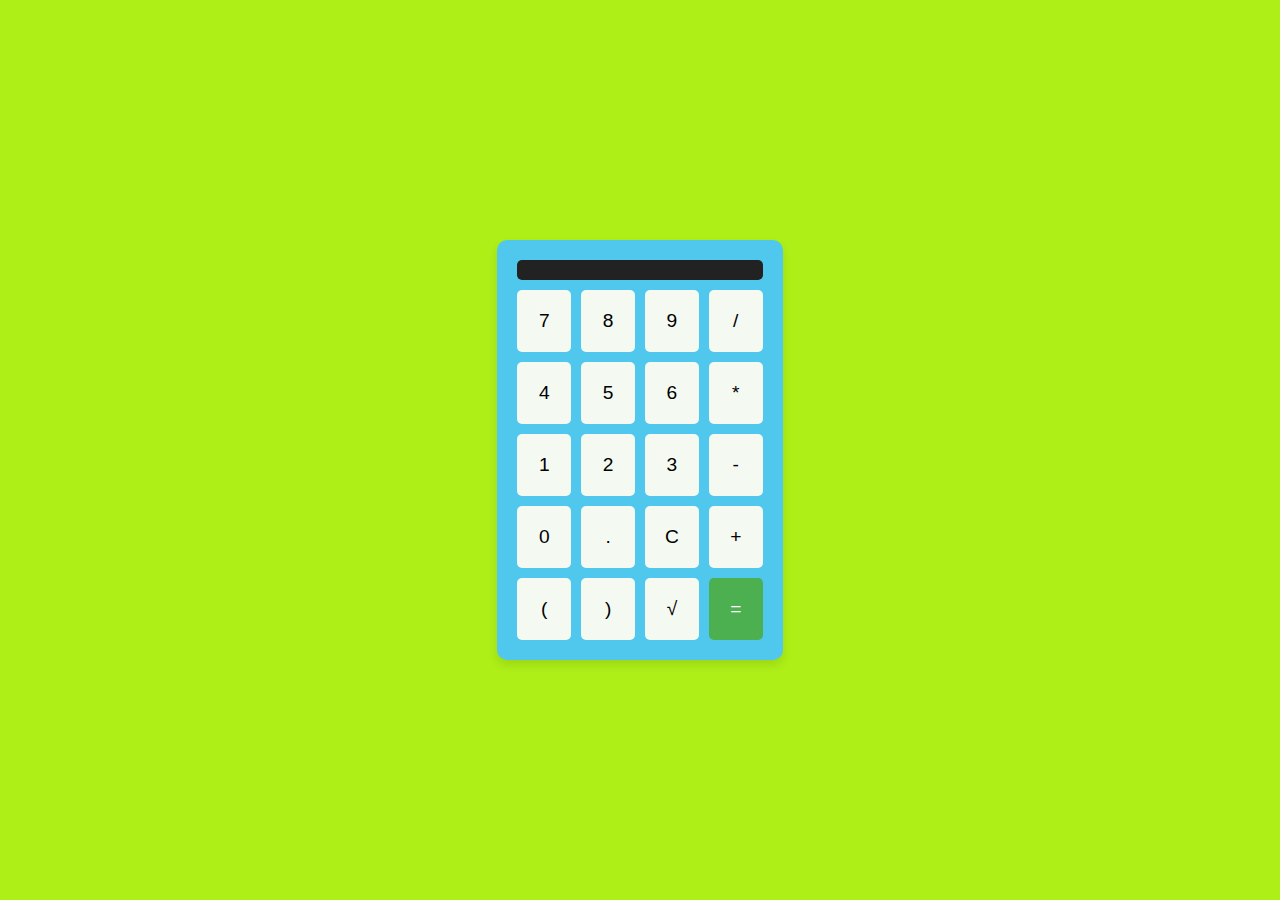
<file: Calculator/index.html>
<!DOCTYPE html>
<html lang="en">
<head>
    <meta charset="UTF-8">
    <meta name="viewport" content="width=device-width, initial-scale=1.0">
    <title>Scientific Calculator</title>
    <link rel="stylesheet" href="styles.css">
</head>
<body>
    <div class="calculator">
        <div class="display" id="display"></div>
        <div class="buttons">
            <!-- Row 1 -->
            <button class="button" data-value="7">7</button>
            <button class="button" data-value="8">8</button>
            <button class="button" data-value="9">9</button>
            <button class="button" data-value="/">/</button>
            <!-- Row 2 -->
            <button class="button" data-value="4">4</button>
            <button class="button" data-value="5">5</button>
            <button class="button" data-value="6">6</button>
            <button class="button" data-value="*">*</button>
            <!-- Row 3 -->
            <button class="button" data-value="1">1</button>
            <button class="button" data-value="2">2</button>
            <button class="button" data-value="3">3</button>
            <button class="button" data-value="-">-</button>
            <!-- Row 4 -->
            <button class="button" data-value="0">0</button>
            <button class="button" data-value=".">.</button>
            <button class="button" data-value="C">C</button>
            <button class="button" data-value="+">+</button>
            <!-- Row 5 -->
            <button class="button" data-value="(">(</button>
            <button class="button" data-value=")">)</button>
            <button class="button" data-value="sqrt">√</button>
            <button class="button" data-value="=">=</button>
        </div>
    </div>
    <script src="script.js"></script>
</body>
</html>
</file>
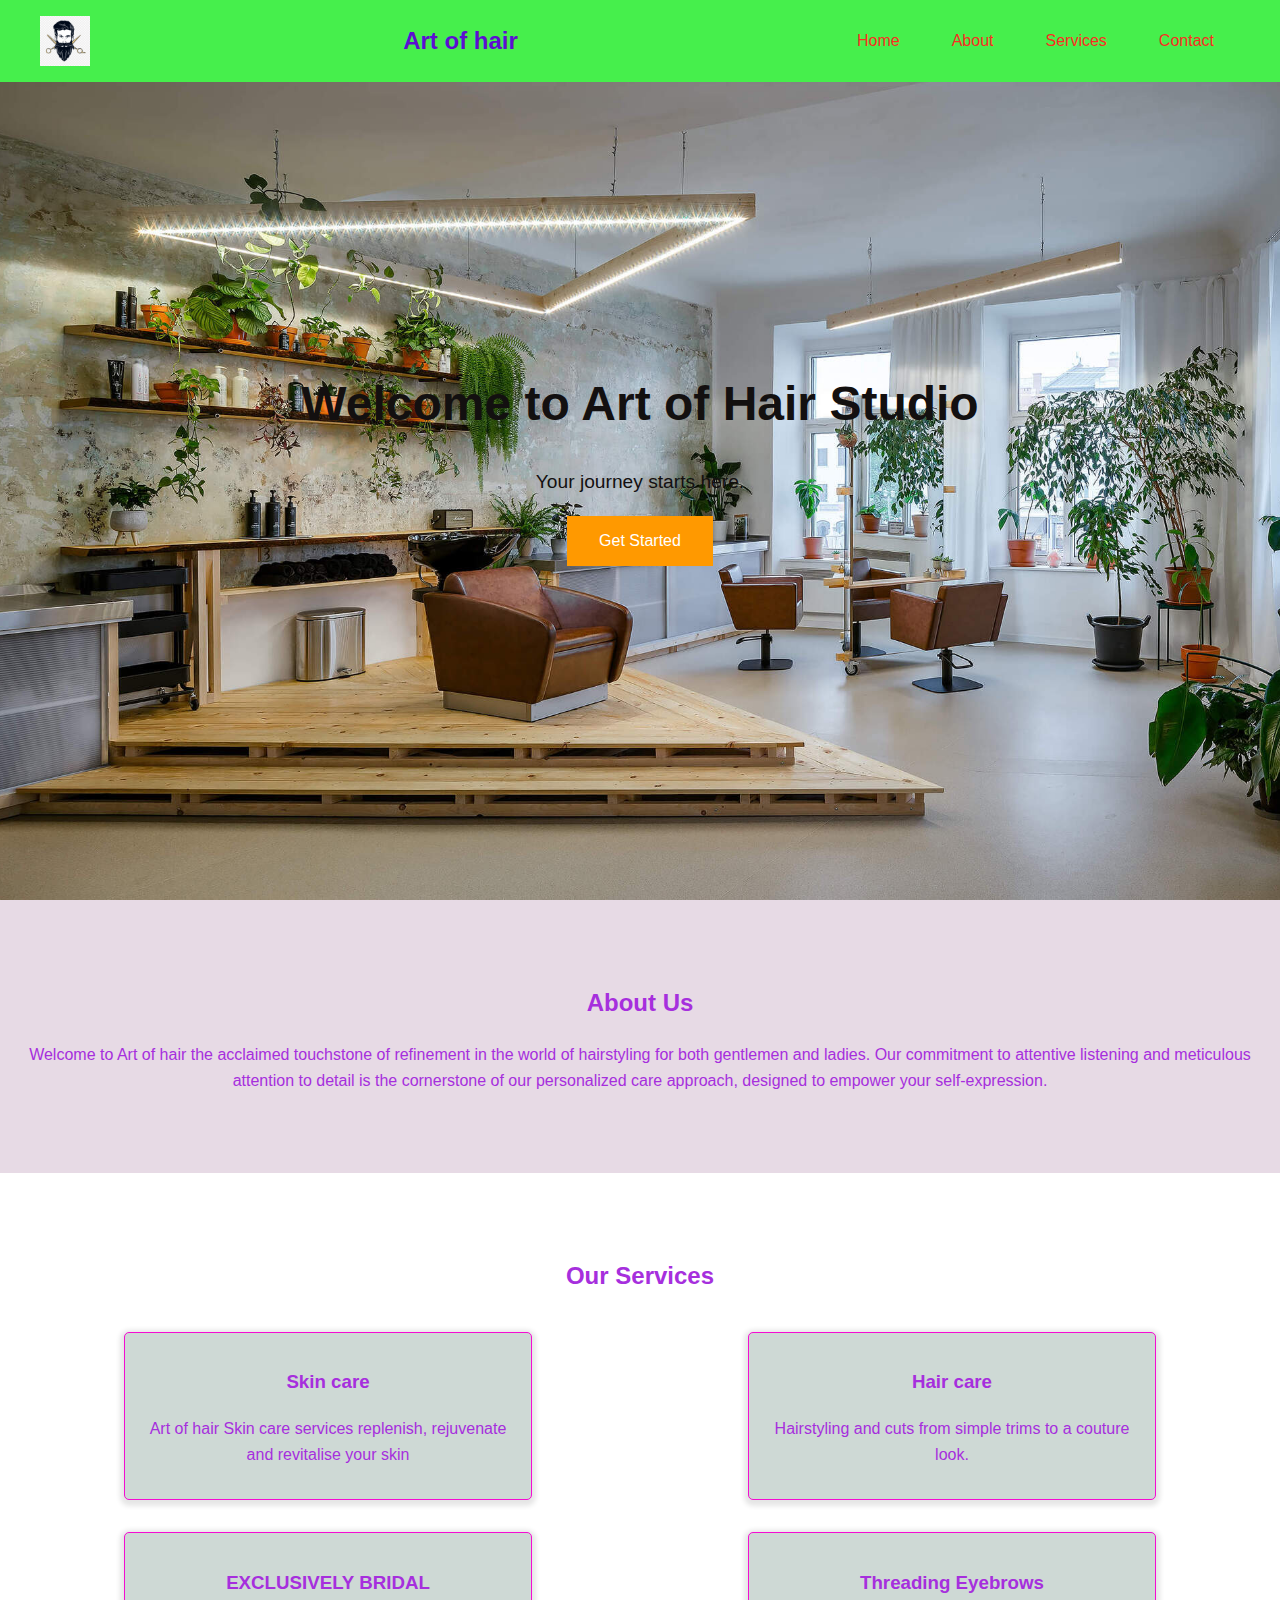
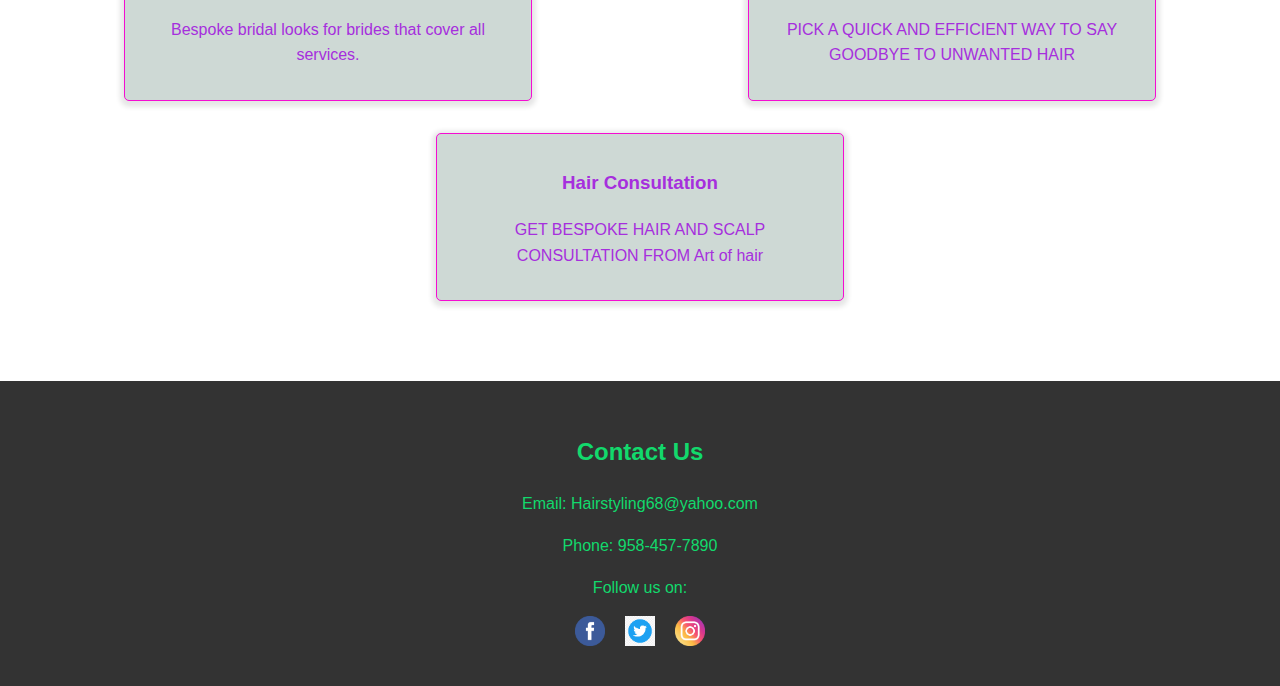
<file: LANDING PAGE/index.html>
<!DOCTYPE html>
<html lang="en">
<head>
    <meta charset="UTF-8">
    <meta name="viewport" content="width=device-width, initial-scale=1.0">
    <title>Landing Page</title>
    <link rel="stylesheet" href="styles.css">
</head>
<body>
    <header>
        <nav>
            <img src="logo.png" alt=" Logo" width="50px" height="50px"/>
            <div class="logo">Art of hair</div>
             
            <ul>
                <li><a href="#home">Home</a></li>
                <li><a href="#about">About</a></li>
                <li><a href="#services">Services</a></li>
                <li><a href="#contact">Contact</a></li>
            </ul>
        </nav>
    </header>

    <section id="home" class="hero">
        <div class="hero-content">
            <h1>Welcome to Art of Hair Studio</h1>
            <p>Your journey starts here.</p>
            <button>Get Started</button>
        </div>
    </section>

    <section id="about">
        <h2>About Us</h2>
        <p>Welcome to Art of hair the acclaimed touchstone of refinement in the world of hairstyling for both gentlemen and ladies. Our commitment to attentive listening and meticulous attention to detail is the cornerstone of our personalized care approach, designed to empower your self-expression.</p>
    </section>

    <section id="services">
        <h2>Our Services</h2>
        <div class="services-container">
            <div class="service">
                <h3>Skin care</h3>
                <p>Art of hair Skin care services replenish, rejuvenate and revitalise your skin</p>
            </div>
            <div class="service">
                <h3>Hair care </h3>
                <p>Hairstyling and cuts from simple trims to a couture look.</p>
            </div>
            <div class="service">
                <h3>EXCLUSIVELY BRIDAL</h3>
                <p>Bespoke bridal looks for brides that cover all services.</p>
            </div>
            <div class="service">
                <h3>Threading Eyebrows</h3>
                <p>PICK A QUICK AND EFFICIENT WAY TO SAY GOODBYE TO UNWANTED HAIR</p>
            </div>
            <div class="service">
                <h3>Hair Consultation</h3>
                <p>GET BESPOKE HAIR AND SCALP CONSULTATION FROM Art of hair</p>
            </div>
        </div>
    </section>

    <footer id="contact">
        <h2>Contact Us</h2>
        <p>Email: Hairstyling68@yahoo.com</p>
        <p>Phone: 958-457-7890</p>
        <p>Follow us on:</p>
        <div class="social-icons">
            <a href="#"><img src="facebook-icon.png" alt="Facebook"></a>
            <a href="#"><img src="twitter-icon.png" alt="Twitter"></a>
            <a href="#"><img src="instagram-icon.png" alt="Instagram"></a>
        </div>
    </footer>
</body>
</html>
</file>
<file: Calculator/styles.css>
/* styles.css */
body {
    display: flex;
    justify-content: center;
    align-items: center;
    height: 100vh;
    background-color: #aeef18;
    margin: 0;
    font-family: Arial, sans-serif;
}

.calculator {
    background-color: #50c8ed;
    padding: 20px;
    border-radius: 10px;
    box-shadow: 0 5px 10px rgba(0, 0, 0, 0.1);
}

.display {
    font-size: 2em;
    background-color: #222;
    color: #48f5e0;
    padding: 10px;
    text-align: right;
    border-radius: 5px;
    margin-bottom: 10px;
}

.buttons {
    display: grid;
    grid-template-columns: repeat(4, 1fr);
    gap: 10px;
}

.button {
    background-color: #f4faf2;
    border: none;
    padding: 20px;
    font-size: 1.2em;
    border-radius: 5px;
    cursor: pointer;
    transition: background-color 0.3s;
}

.button:hover {
    background-color: #f212b2;
}

.button[data-value="="] {
    background-color: #4caf50;
    color: white;
}

.button[data-value="="]:hover {
    background-color: #45a049;
}
</file>
<file: LANDING PAGE/styles.css>
body {
    font-family: 'Arial', sans-serif;
    margin: 0;
    padding: 0;
    box-sizing: border-box;
    line-height: 1.6;
    color: #a62fdd;
}

header {
    background: #46ef4c;
    color: #5c0fd0;
    padding: 1em 0;
    text-align: center;
    position: fixed;
    width: 100%;
    top: 0;
    z-index: 1000;
}

header nav {
    display: flex;
    justify-content: space-between;
    align-items: center;
    max-width: 1200px;
    margin: 0 auto;
    padding: 0 1em;
}

header .logo {
    font-size: 1.5em;
    font-weight: bold;
}

nav ul {
    list-style: none;
    padding: 0;
    margin: 0;
    display: flex;
}

nav ul li {
    margin: 0 10px;
}

nav ul li a {
    color: #fa2d22;
    text-decoration: none;
    padding: 0.5em 1em;
    transition: background 0.3s;
}

nav ul li a:hover {
    background: #575757;
    border-radius: 5px;
}

.hero {
    background: url('hero-bg.jpg') no-repeat center center/cover;
    height: 100vh;
    display: flex;
    justify-content: center;
    align-items: center;
    color: #131010;
    text-align: center;
    padding: 0 1em;
}

.hero-content h1 {
    font-size: 3em;
    margin-bottom: 0.5em;
}

.hero-content p {
    font-size: 1.2em;
    margin-bottom: 1em;
}

.hero-content button {
    padding: 1em 2em;
    background: #ff9900;
    border: none;
    color: #fff;
    font-size: 1em;
    cursor: pointer;
    transition: background 0.3s;
}

.hero-content button:hover {
    background: #cc7a00;
}

section {
    padding: 4em 1em;
    text-align: center;
}

section#about {
    background: #e7dae5;
}

.services-container {
    display:inline-flex;
    justify-content: space-around;
    flex-wrap: wrap;
}

.service {
    background: #ced9d5;
    padding: 1em;
    margin: 1em;
    border: 1px solid #f50cd2;
    border-radius: 5px;
    width: 30%;
    box-shadow: 0 2px 5px 4px rgba(0, 0, 0, 0.1);
}

footer {
    background: #333;
    color: #12d96c;
    padding: 2em 1em;
    text-align: center;
}

footer .social-icons {
    display: flex;
    justify-content: center;
    margin-top: 1em;
}

footer .social-icons a {
    margin: 0 10px;
}

footer .social-icons img {
    width: 30px;
    height: 30px;
    transition: transform 0.3s;
}

footer .social-icons img:hover {
    transform: scale(1.2);
}
</file>
